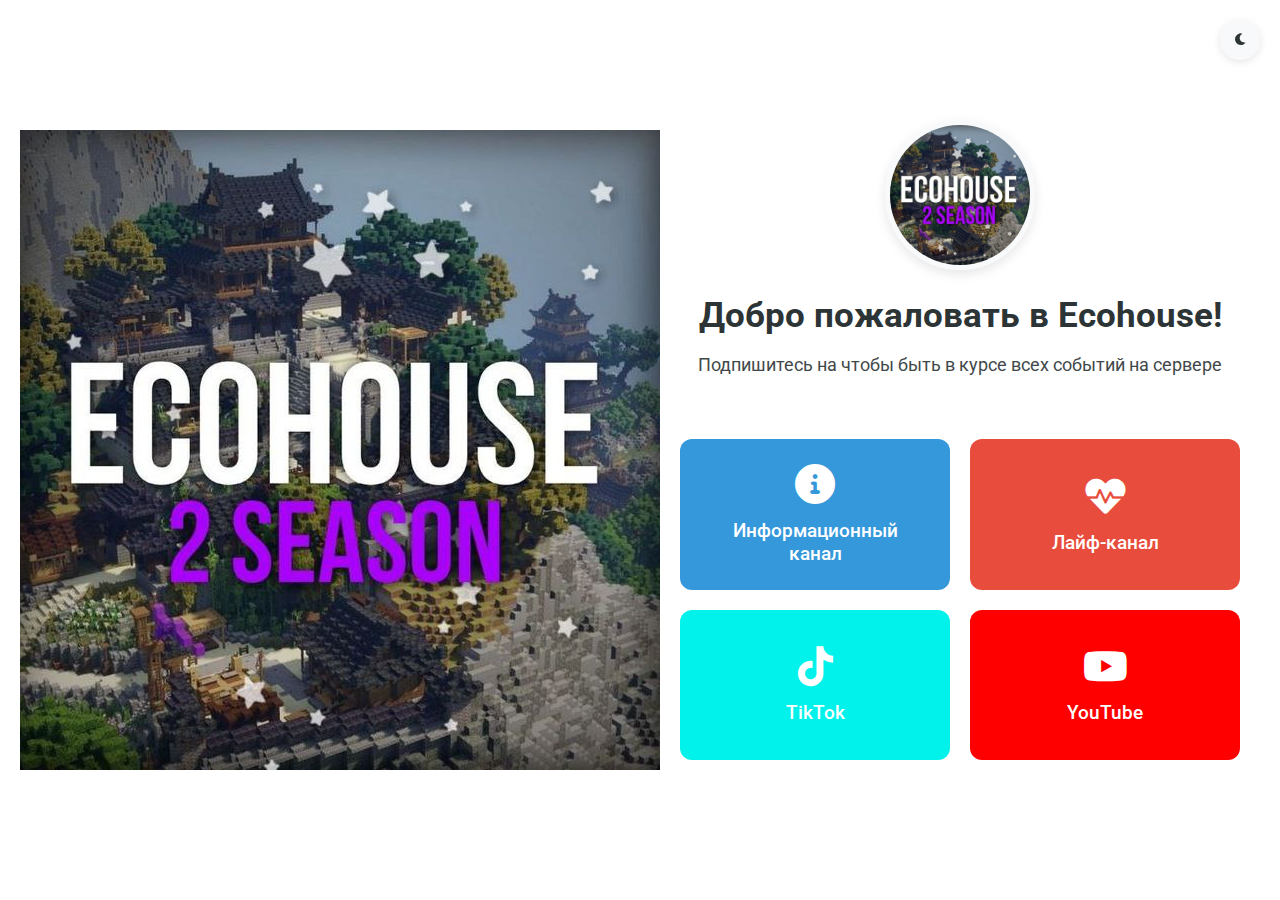
<file: Index.html>
<!DOCTYPE html>
<html lang="ru">
<head>
    <meta charset="UTF-8">
    <meta name="viewport" content="width=device-width, initial-scale=1.0">
    <title>Ecohouse minecraft</title>
<link href="css/style.css" rel="stylesheet">
<img src="img/avatar.jpg">
    <link href="https://fonts.googleapis.com/css2?family=Roboto:wght@300;400;500;700&display=swap" rel="stylesheet">
    <link rel="stylesheet" href="https://cdnjs.cloudflare.com/ajax/libs/font-awesome/6.0.0/css/all.min.css">
</head>
<body>
    <button class="theme-toggle">
        <i class="fas fa-moon"></i>
        <i class="fas fa-sun"></i>
    </button>

    <div class="container">
        <header>
            <img src="img/avatar.jpg" alt="Аватар" class="avatar">
            <h1>Добро пожаловать в Ecohouse!</h1>
            <p class="description">Подпишитесь на чтобы быть в курсе всех событий на сервере</p>
        </header>

        <div class="links-container">
            <a href="#info-modal" class="link-card info">
                <i class="fas fa-info-circle"></i>
                <span>Информационный канал</span>
            </a>
            
            <a href="https://t.me/Eco_house1" class="link-card life">
                <i class="fas fa-heartbeat"></i>
                <span>Лайф-канал</span>
            </a>

            <a href="https://www.tiktok.com/@ekohouse1" class="link-card tiktok">
                <i class="fab fa-tiktok"></i>
                <span>TikTok</span>
            </a>

            <a href="https://www.youtube.com/@Eco_house1" class="link-card youtube">
                <i class="fab fa-youtube"></i>
                <span>YouTube</span>
            </a>
        </div>
    </div>

    <!-- Модальное окно информационного канала -->
    <div id="info-modal" class="modal">
        <div class="modal-content">
            <a href="#" class="modal-close">&times;</a>
            <h2>📌 Информационный канал</h2>
            <div class="modal-text">
                <p>Добро пожаловать в официальный информационный канал! Здесь вы найдете:</p>
                <ul>
                    <li>Правила Хауса</li>
                    <li>Подачу заявок</li>
                    <li>А также при вступлении хорошее настроение</li>
                </ul>
            </div>
            <div class="modal-buttons">
                <a href="https://telegra.ph/Pravila-10-22-92" class="modal-btn rules" target="_blank">
                    📜 Правила сообщества
                </a>
                <a href="http://forms.gle/ZhmmQbXpEskCa3pf9" class="modal-btn form" target="_blank">
                    📝 Заполнить анкету
                </a>
            </div>
        </div>
    </div>

    <script>
        const themeToggle = document.querySelector('.theme-toggle');
        const savedTheme = localStorage.getItem('theme');
        const systemDark = window.matchMedia('(prefers-color-scheme: dark)').matches;

        // Инициализация темы
        if (savedTheme) {
            document.documentElement.setAttribute('data-theme', savedTheme);
        } else {
            document.documentElement.setAttribute('data-theme', systemDark ? 'dark' : 'light');
        }

        // Переключение темы
        themeToggle.addEventListener('click', () => {
            const currentTheme = document.documentElement.getAttribute('data-theme');
            const newTheme = currentTheme === 'dark' ? 'light' : 'dark';
            document.documentElement.setAttribute('data-theme', newTheme);
            localStorage.setItem('theme', newTheme);
        });
    </script>
</body>
</html>
</file>
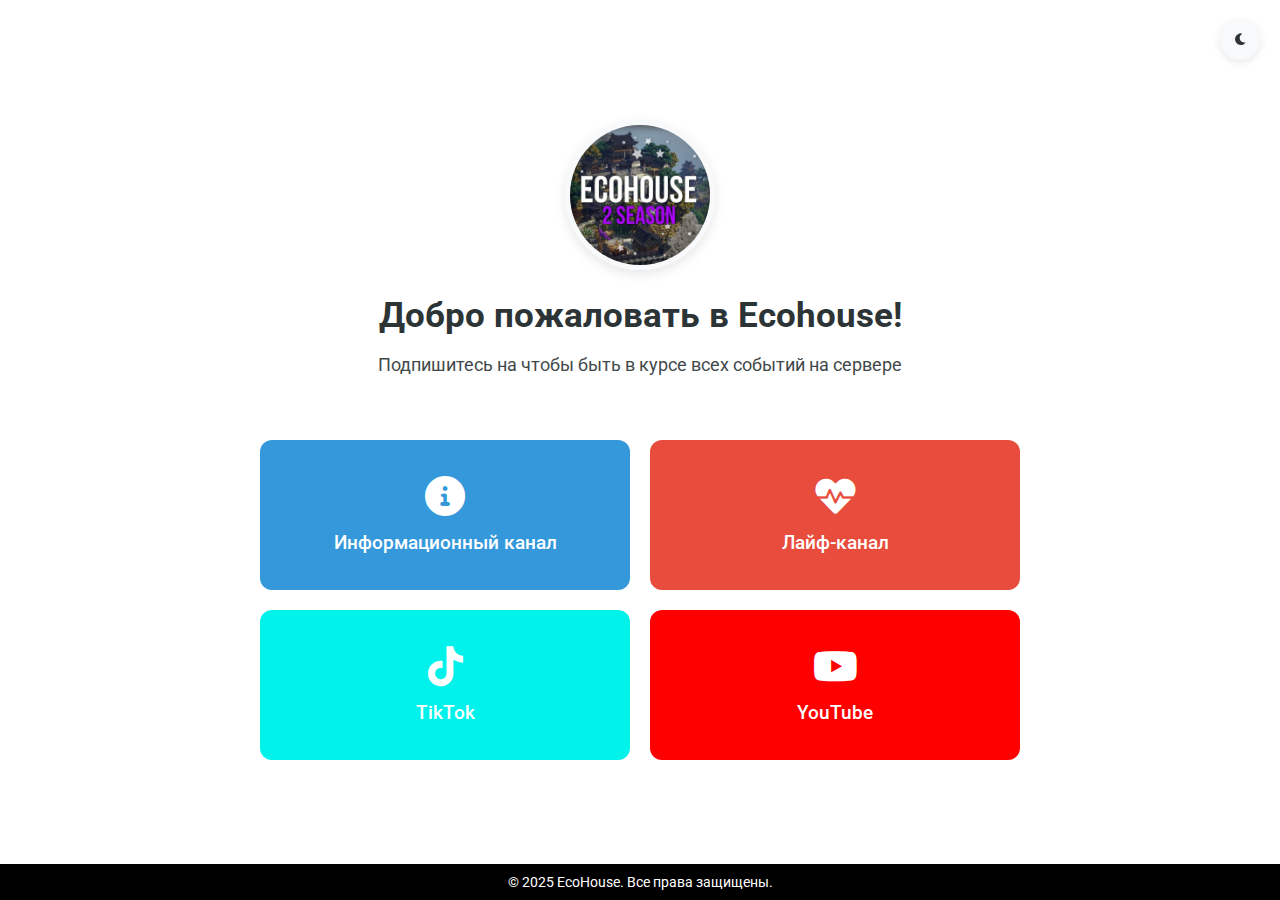
<file: index.html>
<!DOCTYPE html>
<html lang="ru">
<head>
    <meta charset="UTF-8">
    <meta name="viewport" content="width=device-width, initial-scale=1.0">
    <title>Ecohouse minecraft</title>
      <link rel="icon" href="favicon.ico" type="image/x-icon">
<link href="css/style.css" rel="stylesheet">
    <link href="https://fonts.googleapis.com/css2?family=Roboto:wght@300;400;500;700&display=swap" rel="stylesheet">
    <link rel="stylesheet" href="https://cdnjs.cloudflare.com/ajax/libs/font-awesome/6.0.0/css/all.min.css">
</head>
<body>
    <button class="theme-toggle">
        <i class="fas fa-moon"></i>
        <i class="fas fa-sun"></i>
    </button>

    <div class="container">
        <header>
            <img src="img/avatar.jpg" alt="Аватар" class="avatar">
            <h1>Добро пожаловать в Ecohouse!</h1>
            <p class="description">Подпишитесь на чтобы быть в курсе всех событий на сервере</p>
        </header>

        <div class="links-container">
            <a href="#info-modal" class="link-card info">
                <i class="fas fa-info-circle"></i>
                <span>Информационный канал</span>
            </a>
            
            <a href="https://t.me/Eco_house1" class="link-card life">
                <i class="fas fa-heartbeat"></i>
                <span>Лайф-канал</span>
            </a>

            <a href="https://www.tiktok.com/@ekohouse1" class="link-card tiktok">
                <i class="fab fa-tiktok"></i>
                <span>TikTok</span>
            </a>

            <a href="https://www.youtube.com/@Eco_house1" class="link-card youtube">
                <i class="fab fa-youtube"></i>
                <span>YouTube</span>
            </a>
        </div>
    </div>

    <!-- Модальное окно информационного канала -->
    <div id="info-modal" class="modal">
        <div class="modal-content">
            <a href="#" class="modal-close">&times;</a>
            <h2>📌 Информационный канал</h2>
            <div class="modal-text">
                <p>Добро пожаловать в официальный информационный канал! Здесь вы найдете:</p>
                <ul>
                    <li>Правила Хауса</li>
                    <li>Подачу заявок</li>
                    <li>А также при вступлении хорошее настроение</li>
                </ul>
            </div>
            <div class="modal-buttons">
                <a href="https://telegra.ph/Pravila-10-22-92" class="modal-btn rules" target="_blank">
                    📜 Правила сообщества
                </a>
                <a href="http://forms.gle/ZhmmQbXpEskCa3pf9" class="modal-btn form" target="_blank">
                    📝 Заполнить анкету
                </a>
            </div>
        </div>
    </div>

    <script>
        const themeToggle = document.querySelector('.theme-toggle');
        const savedTheme = localStorage.getItem('theme');
        const systemDark = window.matchMedia('(prefers-color-scheme: dark)').matches;

        // Инициализация темы
        if (savedTheme) {
            document.documentElement.setAttribute('data-theme', savedTheme);
        } else {
            document.documentElement.setAttribute('data-theme', systemDark ? 'dark' : 'light');
        }

        // Переключение темы
        themeToggle.addEventListener('click', () => {
            const currentTheme = document.documentElement.getAttribute('data-theme');
            const newTheme = currentTheme === 'dark' ? 'light' : 'dark';
            document.documentElement.setAttribute('data-theme', newTheme);
            localStorage.setItem('theme', newTheme);
        });

    </script>
   <footer>
    <p>&copy; 2025 EcoHouse. Все права защищены.</p>
  </footer>
</body>

</html>
</file>
<file: css/style.css>
:root {
    /* Light theme */
    --bg-color: #ffffff;
    --text-color: #2d3436;
    --card-bg: #f8f9fa;
    --shadow-color: rgba(0, 0, 0, 0.1);
    --transition: all 0.3s ease;
}

[data-theme="dark"] {
    /* Dark theme */
    --bg-color: #1a1a1a;
    --text-color: #ffffff;
    --card-bg: #2d2d2d;
    --shadow-color: rgba(0, 0, 0, 0.3);
}

* {
    margin: 0;
    padding: 0;
    box-sizing: border-box;
    font-family: 'Roboto', sans-serif;
    transition: var(--transition);
}

body {
    background: var(--bg-color);
    color: var(--text-color);
    min-height: 100vh;
    display: flex;
    justify-content: center;
    align-items: center;
    padding: 20px;
}

.container {
    max-width: 800px;
    width: 100%;
    text-align: center;
}

header {
    margin-bottom: 40px;
}

.avatar {
    width: 150px;
    height: 150px;
    border-radius: 50%;
    object-fit: cover;
    border: 5px solid var(--card-bg);
    box-shadow: 0 4px 12px var(--shadow-color);
    margin-bottom: 20px;
}

h1 {
    font-size: 2.2em;
    margin-bottom: 15px;
    font-weight: 700;
}

.description {
    font-size: 1.1em;
    max-width: 600px;
    margin: 0 auto;
    line-height: 1.6;
    opacity: 0.9;
}

.links-container {
    display: grid;
    grid-template-columns: repeat(auto-fit, minmax(250px, 1fr));
    gap: 20px;
    padding: 20px;
}

.link-card {
    padding: 25px;
    border-radius: 12px;
    text-decoration: none;
    color: white;
    display: flex;
    flex-direction: column;
    align-items: center;
    transition: transform 0.3s ease, box-shadow 0.3s ease;
    min-height: 150px;
    justify-content: center;
}

.link-card i {
    font-size: 2.5em;
    margin-bottom: 15px;
}

.link-card span {
    font-size: 1.2em;
    font-weight: 500;
}

.link-card:hover {
    transform: translateY(-5px);
    box-shadow: 0 8px 20px var(--shadow-color);
}

/* Цвета карточек */
.info { background: #3498db; }
.life { background: #e74c3c; }
.tiktok { background: #00f2ea; }
.youtube { background: #ff0000; }

/* Модальное окно */
.modal {
    position: fixed;
    top: 0;
    left: 0;
    right: 0;
    bottom: 0;
    background: rgba(0, 0, 0, 0.5);
    display: none;
    z-index: 1000;
}

.modal:target {
    display: flex;
    justify-content: center;
    align-items: center;
    animation: fadeIn 0.3s;
}

.modal-content {
    background: var(--bg-color);
    padding: 30px;
    border-radius: 15px;
    max-width: 500px;
    width: 90%;
    position: relative;
    box-shadow: 0 10px 30px var(--shadow-color);
}

.modal-close {
    position: absolute;
    top: 15px;
    right: 20px;
    font-size: 24px;
    color: var(--text-color);
    text-decoration: none;
    opacity: 0.7;
}

.modal-text {
    text-align: left;
    margin: 20px 0;
    line-height: 1.6;
}

.modal-text ul {
    margin: 15px 0;
    padding-left: 20px;
}

.modal-buttons {
    display: flex;
    flex-direction: column;
    gap: 15px;
    margin-top: 25px;
}

.modal-btn {
    padding: 15px 25px;
    border-radius: 8px;
    text-decoration: none;
    color: white;
    display: flex;
    align-items: center;
    justify-content: center;
    transition: transform 0.2s;
}

.modal-btn:hover {
    transform: translateY(-2px);
}

.modal-btn.rules {
    background: #3498db;
}

.modal-btn.form {
    background: #2ecc71;
}

/* Переключатель темы */
.theme-toggle {
    position: fixed;
    top: 20px;
    right: 20px;
    width: 40px;
    height: 40px;
    border-radius: 50%;
    border: none;
    cursor: pointer;
    background: var(--card-bg);
    color: var(--text-color);
    display: flex;
    align-items: center;
    justify-content: center;
    box-shadow: 0 2px 8px var(--shadow-color);
    z-index: 1000;
}

.theme-toggle .fa-sun {
    display: none;
}

[data-theme="dark"] .theme-toggle .fa-moon {
    display: none;
}

[data-theme="dark"] .theme-toggle .fa-sun {
    display: block;
}

@keyframes fadeIn {
    from { opacity: 0; }
    to { opacity: 1; }
}

@media (max-width: 768px) {
    h1 {
        font-size: 1.8em;
    }
    
    .description {
        font-size: 1em;
    }
    
    .links-container {
        grid-template-columns: 1fr;
    }
    
    .modal-content {
        padding: 20px;
    }
}
footer {
  position: fixed;
  bottom: 0;
  width: 100%;
  text-align: center;
  background-color: #000; /* Можно изменить на нужный цвет */
  color: #fff;
  padding: 10px 0;
  font-size: 14px;
}
</file>
